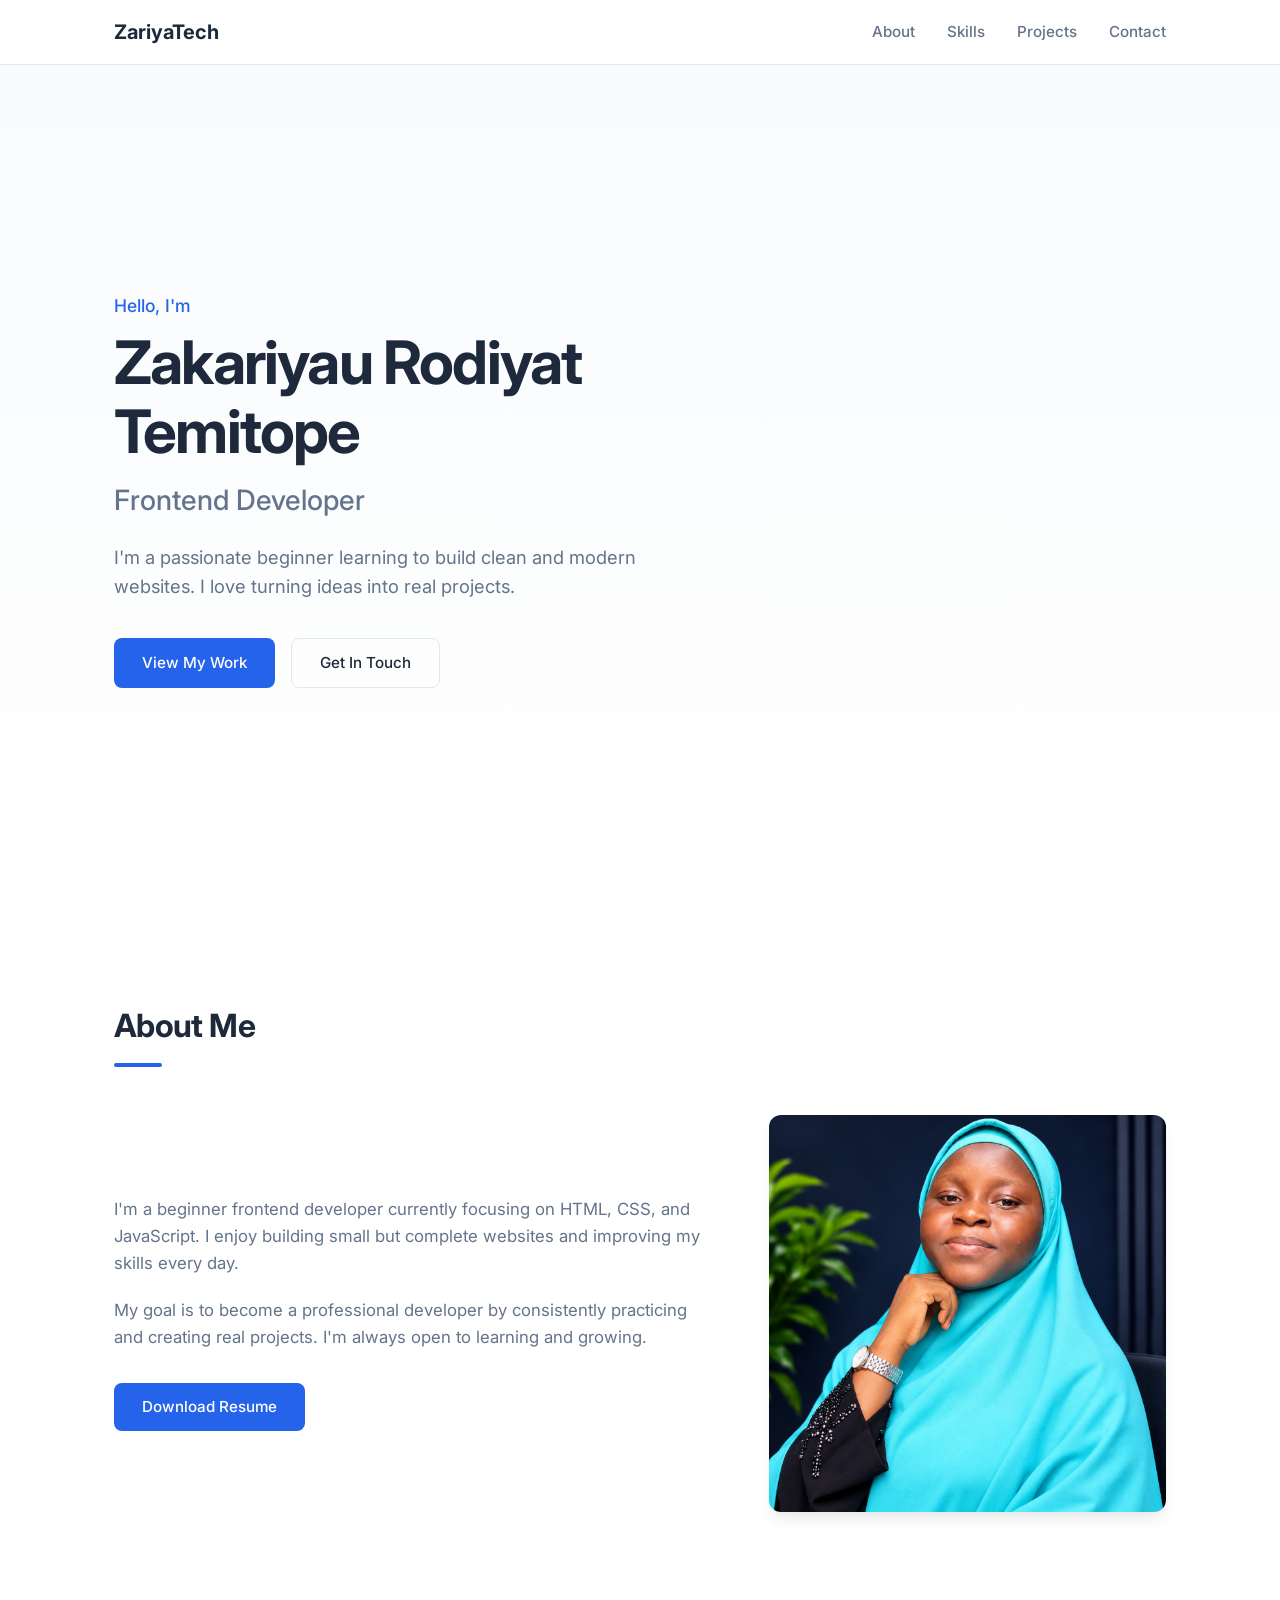
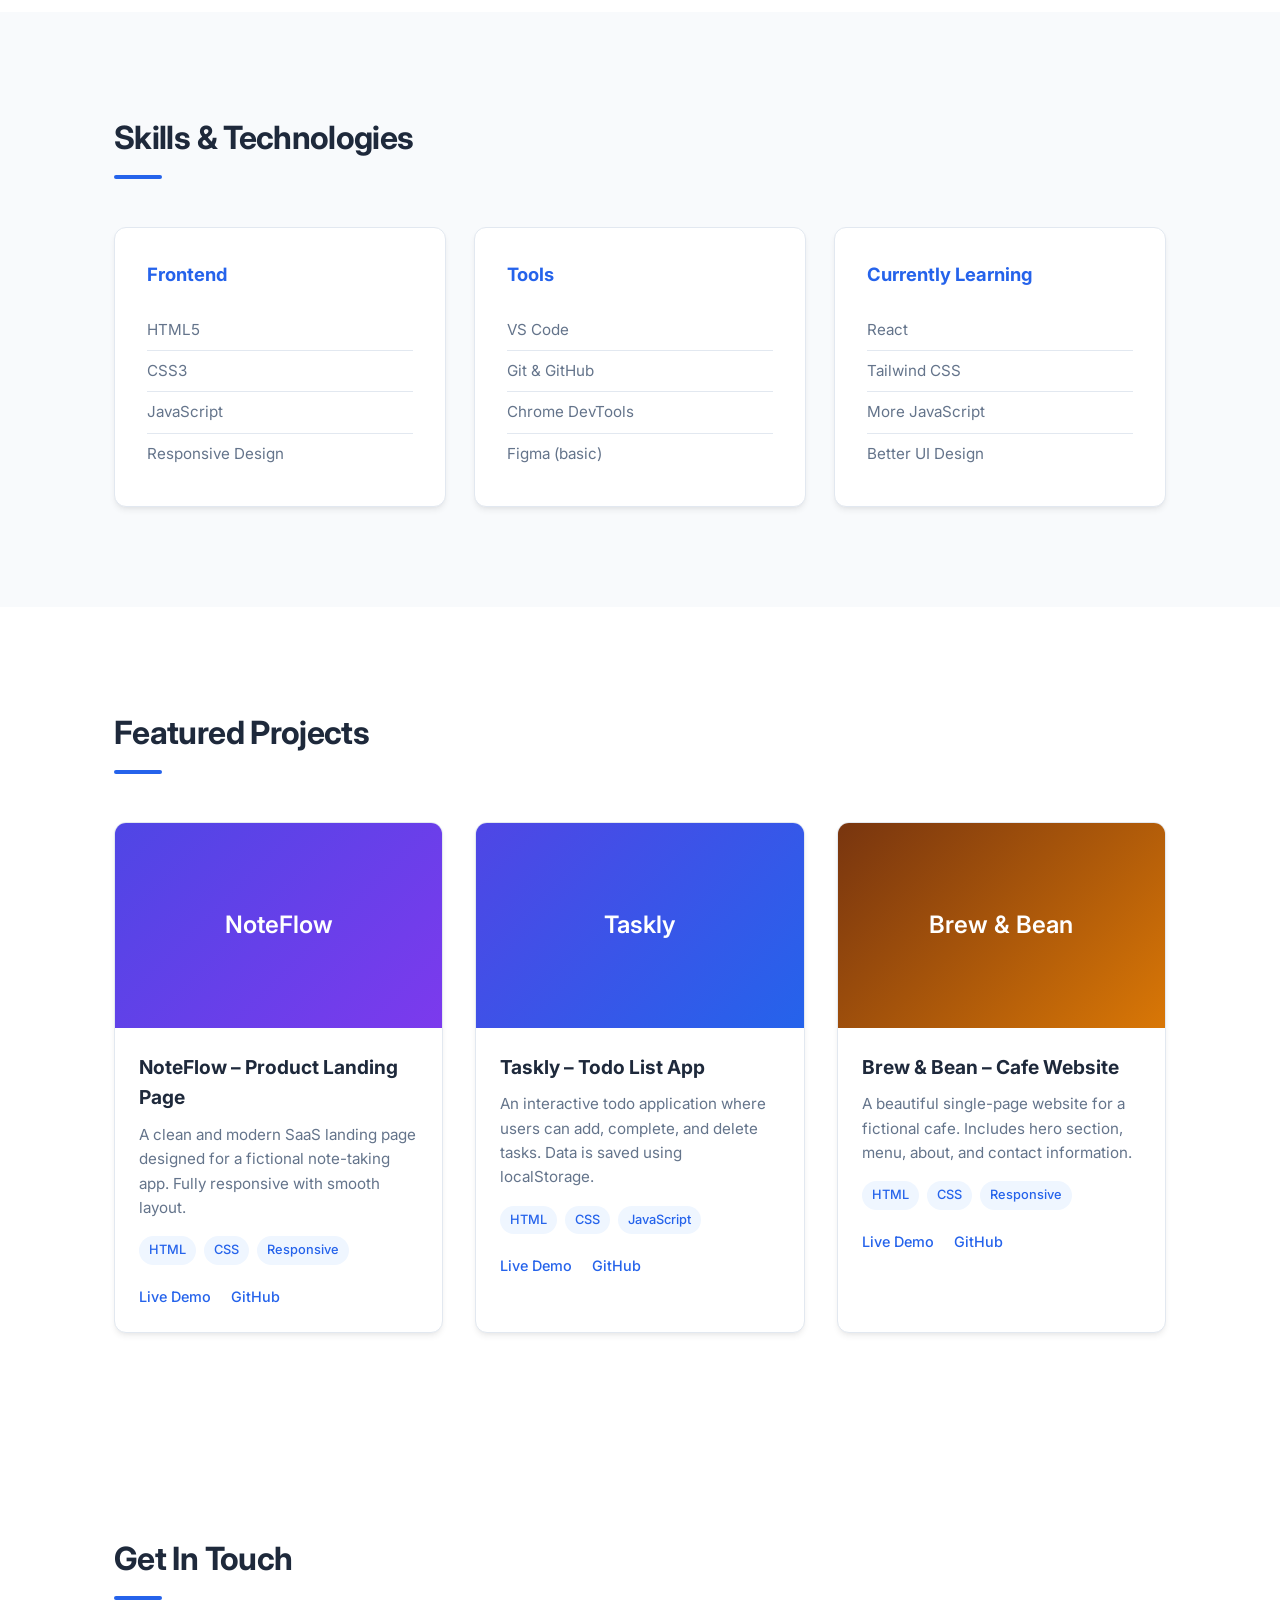
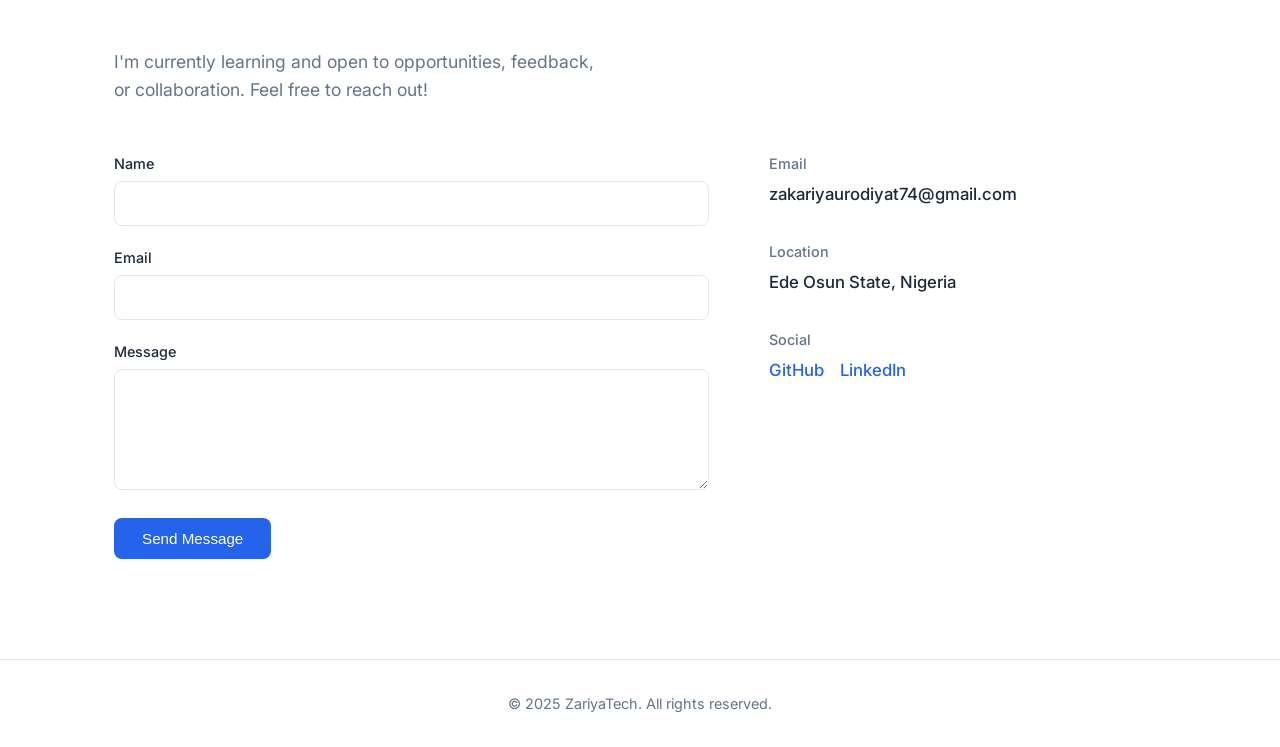
<file: index.html>
<!DOCTYPE html>
<html lang="en">
<head>
  <meta charset="UTF-8">
  <meta name="viewport" content="width=device-width, initial-scale=1.0">
  <title>ZARIYATECH | Portfolio</title>
  <link rel="stylesheet" href="styles.css">
  <link href="https://fonts.googleapis.com/css2?family=Inter:wght@300;400;500;600;700&display=swap" rel="stylesheet">
</head>
<body>

  <!-- Navigation -->
  <nav class="navbar">
    <div class="container">
      <a href="#home" class="logo">ZariyaTech</a>
      <ul class="nav-links">
        <li><a href="#about">About</a></li>
        <li><a href="#skills">Skills</a></li>
        <li><a href="#projects">Projects</a></li>
        <li><a href="#contact">Contact</a></li>
      </ul>
      <button class="menu-toggle" aria-label="Toggle menu">
        <span></span>
        <span></span>
        <span></span>
      </button>
    </div>
  </nav>

  <!-- Hero Section -->
  <section id="home" class="hero">
    <div class="container">
      <div class="hero-content">
        <p class="hero-greeting">Hello, I'm</p>
        <h1 class="hero-name">Zakariyau Rodiyat Temitope</h1>
        <h2 class="hero-title">Frontend Developer</h2>
        <p class="hero-description">
          I'm a passionate beginner learning to build clean and modern websites. 
          I love turning ideas into real projects.
        </p>
        <div class="hero-buttons">
          <a href="#projects" class="btn btn-primary">View My Work</a>
          <a href="#contact" class="btn btn-outline">Get In Touch</a>
        </div>
      </div>
    </div>
  </section>

  <!-- About Section -->
  <section id="about" class="section about">
    <div class="container">
      <h2 class="section-title">About Me</h2>
      <div class="about-content">
        <div class="about-text">
          <p>
            I'm a beginner frontend developer currently focusing on HTML, CSS, and JavaScript. 
            I enjoy building small but complete websites and improving my skills every day.
          </p>
          <p>
            My goal is to become a professional developer by consistently practicing and 
            creating real projects. I'm always open to learning and growing.
          </p>
          <a href="#" class="btn btn-primary">Download Resume</a>
        </div>
        <div class="about-image">
          <div class="image-placeholder">
            <!-- Replace with your photo -->
            <img src="Rodiyat.jpg" alt="ZARIYATECH">
          </div>
        </div>
      </div>
    </div>
  </section>

  <!-- Skills Section -->
  <section id="skills" class="section skills">
    <div class="container">
      <h2 class="section-title">Skills & Technologies</h2>
      <div class="skills-grid">
        <div class="skill-card">
          <h3>Frontend</h3>
          <ul>
            <li>HTML5</li>
            <li>CSS3</li>
            <li>JavaScript</li>
            <li>Responsive Design</li>
          </ul>
        </div>
        <div class="skill-card">
          <h3>Tools</h3>
          <ul>
            <li>VS Code</li>
            <li>Git & GitHub</li>
            <li>Chrome DevTools</li>
            <li>Figma (basic)</li>
          </ul>
        </div>
        <div class="skill-card">
          <h3>Currently Learning</h3>
          <ul>
            <li>React</li>
            <li>Tailwind CSS</li>
            <li>More JavaScript</li>
            <li>Better UI Design</li>
          </ul>
        </div>
      </div>
    </div>
  </section>

  <!-- Projects Section -->
  <section id="projects" class="section projects">
    <div class="container">
      <h2 class="section-title">Featured Projects</h2>
      <div class="projects-grid">

        <!-- Project 1: NoteFlow -->
        <article class="project-card">
          <div class="project-image">
            <div class="project-placeholder" style="background: linear-gradient(135deg, #4f46e5, #7c3aed);">
              <span>NoteFlow</span>
            </div>
          </div>
          <div class="project-content">
            <h3>NoteFlow – Product Landing Page</h3>
            <p>A clean and modern SaaS landing page designed for a fictional note-taking app. Fully responsive with smooth layout.</p>
            <div class="project-tags">
              <span>HTML</span>
              <span>CSS</span>
              <span>Responsive</span>
            </div>
            <div class="project-links">
              <a href="noteflow.html" target="_blank">Live Demo</a>
              <a href="#" target="_blank">GitHub</a>
            </div>
          </div>
        </article>

        <!-- Project 2: Taskly -->
        <article class="project-card">
          <div class="project-image">
            <div class="project-placeholder" style="background: linear-gradient(135deg, #4f46e5, #2563eb);">
              <span>Taskly</span>
            </div>
          </div>
          <div class="project-content">
            <h3>Taskly – Todo List App</h3>
            <p>An interactive todo application where users can add, complete, and delete tasks. Data is saved using localStorage.</p>
            <div class="project-tags">
              <span>HTML</span>
              <span>CSS</span>
              <span>JavaScript</span>
            </div>
            <div class="project-links">
              <a href="taskly.html" target="_blank">Live Demo</a>
              <a href="#" target="_blank">GitHub</a>
            </div>
          </div>
        </article>

        <!-- Project 3: Brew & Bean -->
        <article class="project-card">
          <div class="project-image">
            <div class="project-placeholder" style="background: linear-gradient(135deg, #78350f, #d97706);">
              <span>Brew & Bean</span>
            </div>
          </div>
          <div class="project-content">
            <h3>Brew & Bean – Cafe Website</h3>
            <p>A beautiful single-page website for a fictional cafe. Includes hero section, menu, about, and contact information.</p>
            <div class="project-tags">
              <span>HTML</span>
              <span>CSS</span>
              <span>Responsive</span>
            </div>
            <div class="project-links">
              <a href="brew-and-bean.html" target="_blank">Live Demo</a>
              <a href="#" target="_blank">GitHub</a>
            </div>
</div>
        </article>

      </div>
    </div>
  </section>

  <!-- Contact Section -->
  <section id="contact" class="section contact">
    <div class="container">
      <h2 class="section-title">Get In Touch</h2>
      <p class="contact-intro">
        I'm currently learning and open to opportunities, feedback, or collaboration. Feel free to reach out!
      </p>
      <div class="contact-content">
        <form class="contact-form" action="#" method="POST">
          <div class="form-group">
            <label for="name">Name</label>
            <input type="text" id="name" name="name" required>
          </div>
          <div class="form-group">
            <label for="email">Email</label>
            <input type="email" id="email" name="email" required>
          </div>
          <div class="form-group">
            <label for="message">Message</label>
            <textarea id="message" name="message" rows="5" required></textarea>
          </div>
          <button type="submit" class="btn btn-primary">Send Message</button>
        </form>
        <div class="contact-info">
          <div class="info-item">
            <h4>Email</h4>
            <a href="mailtozakariyaurodiyat74@gmail.com">zakariyaurodiyat74@gmail.com</a>
          </div>
          <div class="info-item">
            <h4>Location</h4>
            <p>Ede Osun State, Nigeria</p>
          </div>
          <div class="info-item">
            <h4>Social</h4>
  <div class="social-links">
    <a href="https://github.com/zakariyaurodiyat74-art" target="_blank">GitHub</a>
    <a href="https://www.linkedin.com/in/zakariyau-rodiyat-90756b420" target="_blank">LinkedIn</a>
  </div>
          </div>
        </div>
      </div>
    </div>
  </section>

  <!-- Footer -->
  <footer class="footer">
    <div class="container">
      <p>© 2025 ZariyaTech. All rights reserved.</p>
    </div>
  </footer>

  <script>
    const menuToggle = document.querySelector('.menu-toggle');
    const navLinks = document.querySelector('.nav-links');

    menuToggle.addEventListener('click', () => {
      navLinks.classList.toggle('active');
      menuToggle.classList.toggle('active');
    });

    document.querySelectorAll('.nav-links a').forEach(link => {
      link.addEventListener('click', () => {
        navLinks.classList.remove('active');
        menuToggle.classList.remove('active');
      });
    });
  </script>
</body>
</html>
</file>
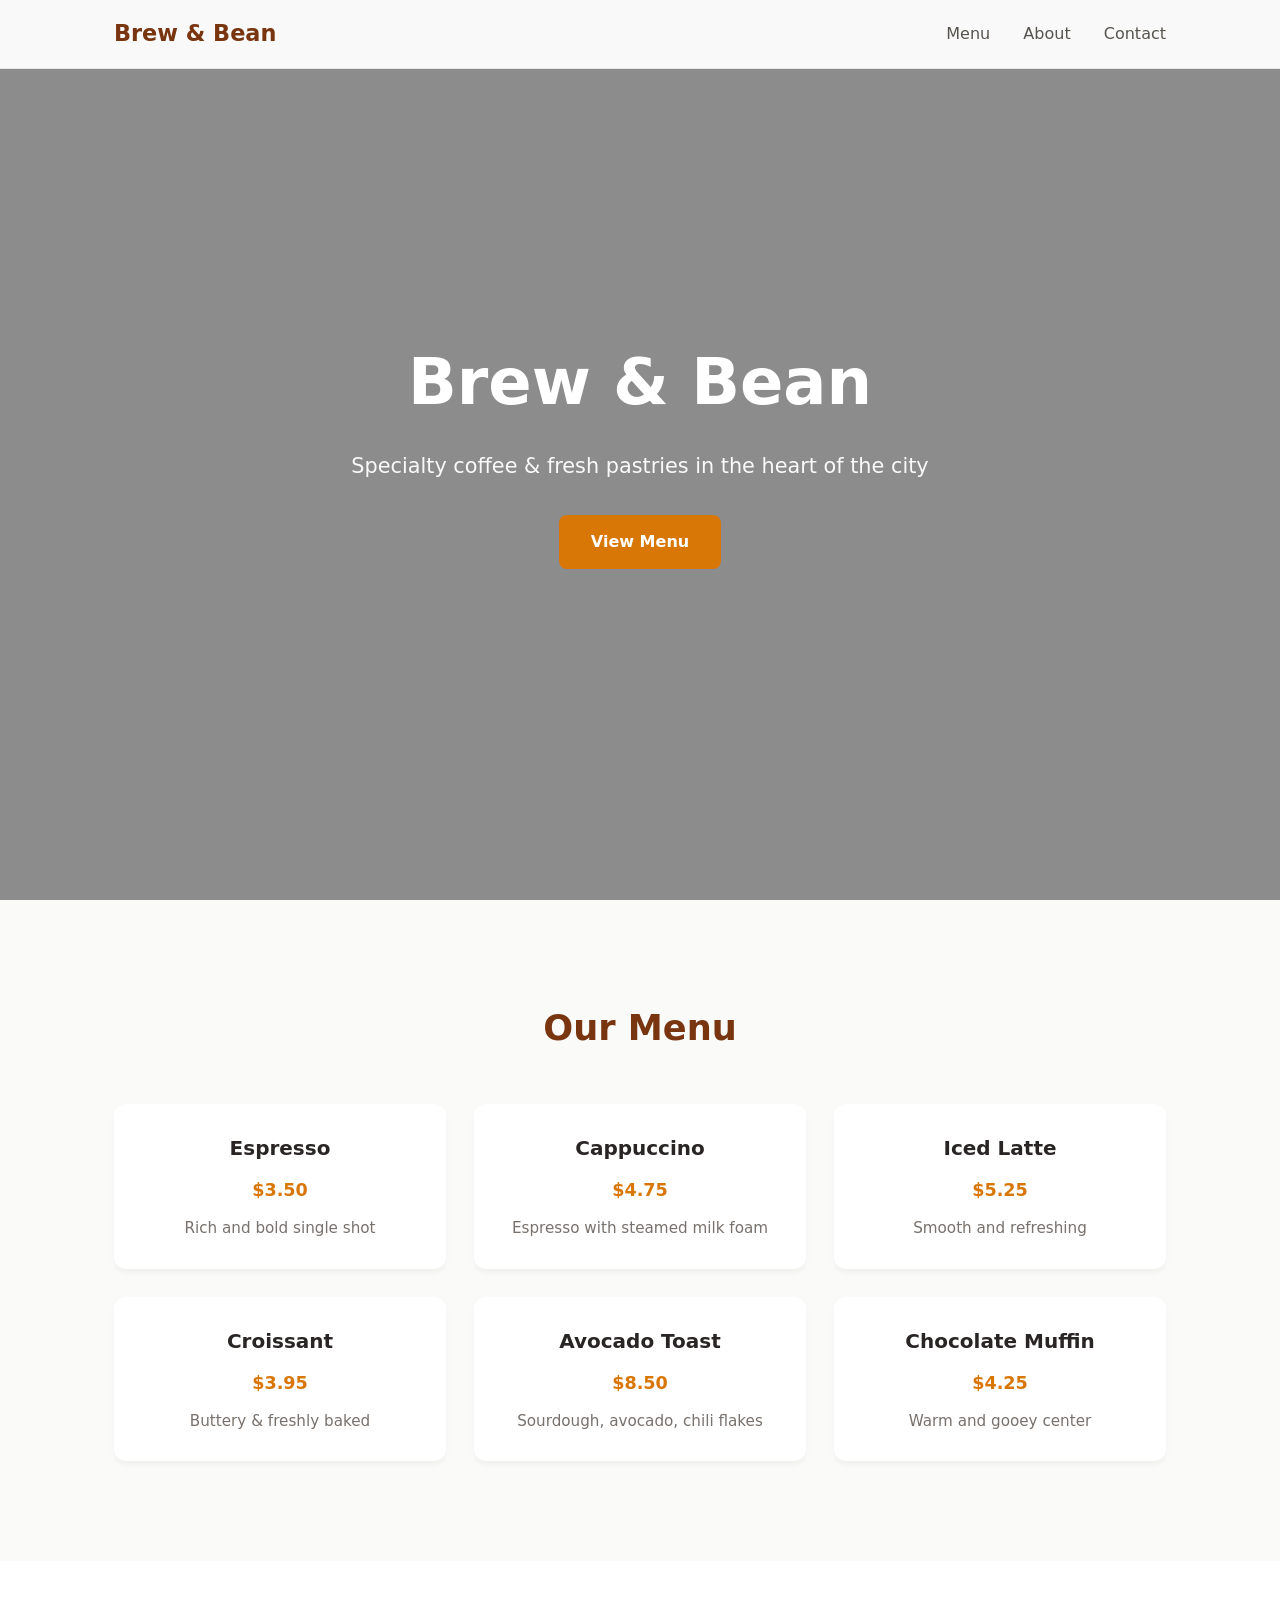
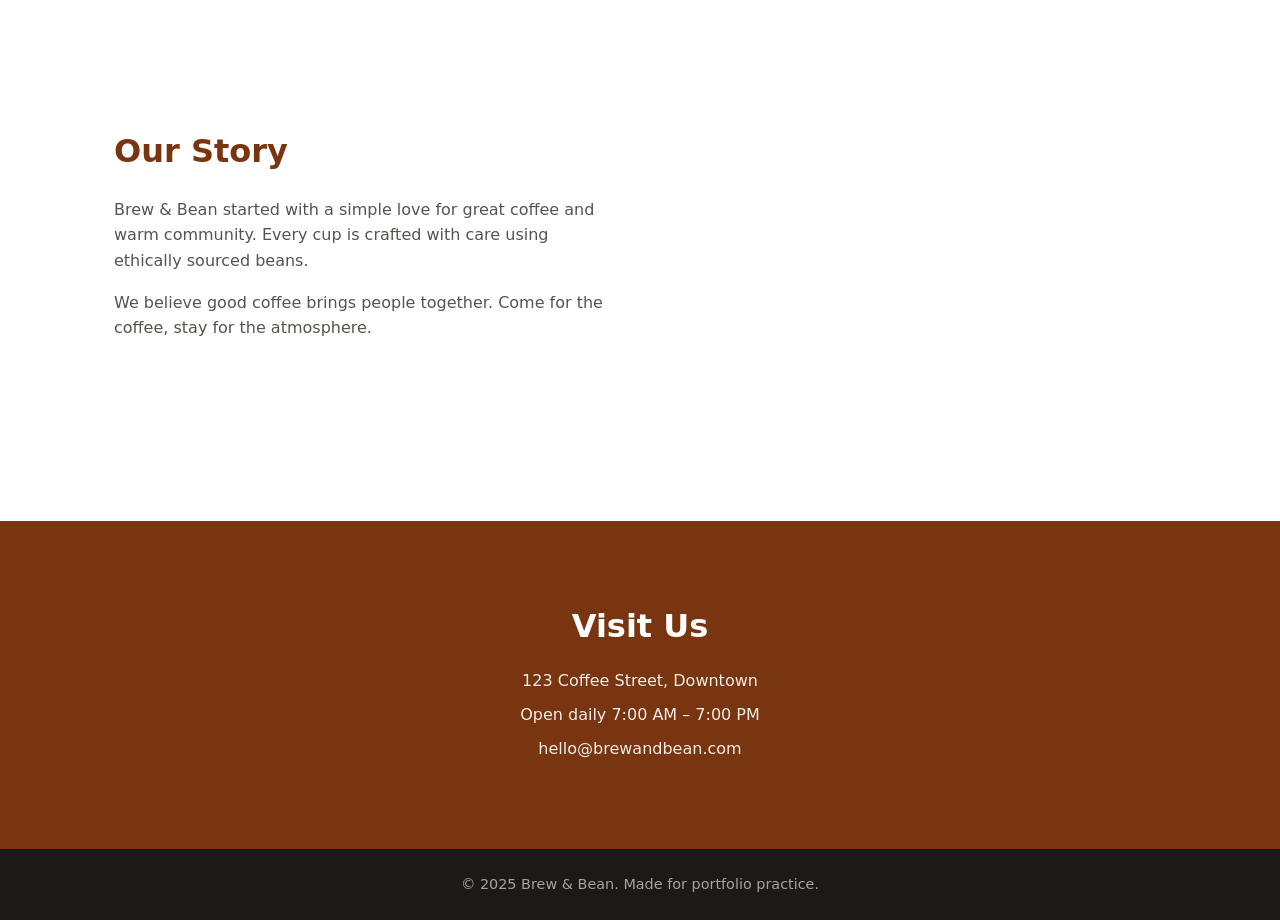
<file: brew-and-bean.html>
<!DOCTYPE html>
<html lang="en">
<head>
  <meta charset="UTF-8">
  <meta name="viewport" content="width=device-width, initial-scale=1.0">
  <title>Brew & Bean Café</title>
  <style>
    * { margin: 0; padding: 0; box-sizing: border-box; }
    body { font-family: 'Segoe UI', system-ui, sans-serif; color: #292524; line-height: 1.6; }
    .container { max-width: 1100px; margin: 0 auto; padding: 0 24px; }

    /* Navbar */
    nav {
      position: fixed; top: 0; left: 0; right: 0;
      background: rgba(255,255,255,0.95);
      backdrop-filter: blur(8px);
      padding: 16px 0;
      z-index: 100;
      border-bottom: 1px solid #e7e5e4;
    }
    nav .container { display: flex; justify-content: space-between; align-items: center; }
    .logo { font-weight: 700; font-size: 1.4rem; color: #78350f; }
    .nav-links a { margin-left: 28px; text-decoration: none; color: #57534e; font-weight: 500; }
    .nav-links a:hover { color: #78350f; }

    /* Hero */
    .hero {
      height: 100vh;
      background: linear-gradient(rgba(0,0,0,0.45), rgba(0,0,0,0.45)),
                  url('https://images.unsplash.com/photo-1495474472287-4d71bcdd2085?w=1200') center/cover;
      display: flex; align-items: center; justify-content: center; text-align: center; color: white;
    }
    .hero h1 { font-size: clamp(2.8rem, 6vw, 4rem); margin-bottom: 16px; font-weight: 800; }
    .hero p { font-size: 1.3rem; margin-bottom: 32px; opacity: 0.95; }
    .btn {
      display: inline-block; padding: 14px 32px; background: #d97706; color: white;
      text-decoration: none; border-radius: 8px; font-weight: 600; transition: 0.2s;
    }
    .btn:hover { background: #b45309; }

    /* Menu */
    .menu { padding: 100px 0; background: #fafaf9; }
    .section-title { text-align: center; font-size: 2.2rem; margin-bottom: 48px; color: #78350f; }
    .menu-grid { display: grid; grid-template-columns: repeat(auto-fit, minmax(260px, 1fr)); gap: 28px; }
    .menu-item {
      background: white; padding: 28px; border-radius: 12px;
      box-shadow: 0 4px 6px -1px rgb(0 0 0 / 0.05); text-align: center;
    }
    .menu-item h3 { margin-bottom: 8px; font-size: 1.25rem; }
    .menu-item .price { color: #d97706; font-weight: 700; font-size: 1.1rem; margin: 12px 0; }
    .menu-item p { color: #78716c; font-size: 0.95rem; }

    /* About */
    .about { padding: 100px 0; }
    .about-content { display: grid; grid-template-columns: 1fr 1fr; gap: 60px; align-items: center; }
    .about-text h2 { font-size: 2rem; margin-bottom: 20px; color: #78350f; }
    .about-text p { color: #57534e; margin-bottom: 16px; }
    .about-image {
      height: 360px; border-radius: 16px;
      background: url('https://images.unsplash.com/photo-1501339847302-ac426a4a7cbb?w=800') center/cover;
    }

    /* Contact */
    .contact { padding: 80px 0; background: #78350f; color: white; text-align: center; }
    .contact h2 { font-size: 2rem; margin-bottom: 16px; }
    .contact p { opacity: 0.9; margin-bottom: 8px; }

    footer { padding: 24px 0; text-align: center; background: #1c1917; color: #a8a29e; font-size: 0.9rem; }

    @media (max-width: 768px) {
      .about-content { grid-template-columns: 1fr; }
      .nav-links { display: none; }
    }
  </style>
</head>
<body>
  <nav>
    <div class="container">
      <div class="logo">Brew & Bean</div>
      <div class="nav-links">
        <a href="#menu">Menu</a>
        <a href="#about">About</a>
        <a href="#contact">Contact</a>
      </div>
    </div>
  </nav>

  <section class="hero">
    <div>
      <h1>Brew & Bean</h1>
      <p>Specialty coffee & fresh pastries in the heart of the city</p>
      <a href="#menu" class="btn">View Menu</a>
    </div>
  </section>

  <section class="menu" id="menu">
    <div class="container">
      <h2 class="section-title">Our Menu</h2>
      <div class="menu-grid">
        <div class="menu-item">
          <h3>Espresso</h3>
          <div class="price">$3.50</div>
          <p>Rich and bold single shot</p>
        </div>
        <div class="menu-item">
          <h3>Cappuccino</h3>
          <div class="price">$4.75</div>
          <p>Espresso with steamed milk foam</p>
        </div>
        <div class="menu-item">
          <h3>Iced Latte</h3>
          <div class="price">$5.25</div>
          <p>Smooth and refreshing</p>
        </div>
        <div class="menu-item">
          <h3>Croissant</h3>
          <div class="price">$3.95</div>
          <p>Buttery & freshly baked</p>
        </div>
        <div class="menu-item">
          <h3>Avocado Toast</h3>
          <div class="price">$8.50</div>
          <p>Sourdough, avocado, chili flakes</p>
        </div>
        <div class="menu-item">
          <h3>Chocolate Muffin</h3>
          <div class="price">$4.25</div>
          <p>Warm and gooey center</p>
        </div>
      </div>
    </div>
  </section>

  <section class="about" id="about">
    <div class="container">
      <div class="about-content">
        <div class="about-text">
          <h2>Our Story</h2>
          <p>Brew & Bean started with a simple love for great coffee and warm community. Every cup is crafted with care using ethically sourced beans.</p>
          <p>We believe good coffee brings people together. Come for the coffee, stay for the atmosphere.</p>
        </div>
        <div class="about-image"></div>
      </div>
    </div>
  </section>

  <section class="contact" id="contact">
    <div class="container">
      <h2>Visit Us</h2>
      <p>123 Coffee Street, Downtown</p>
      <p>Open daily 7:00 AM – 7:00 PM</p>
      <p>hello@brewandbean.com</p>
    </div>
  </section>

  <footer>
    <div class="container">© 2025 Brew & Bean. Made for portfolio practice.</div>
  </footer>
</body>
</html>
</file>
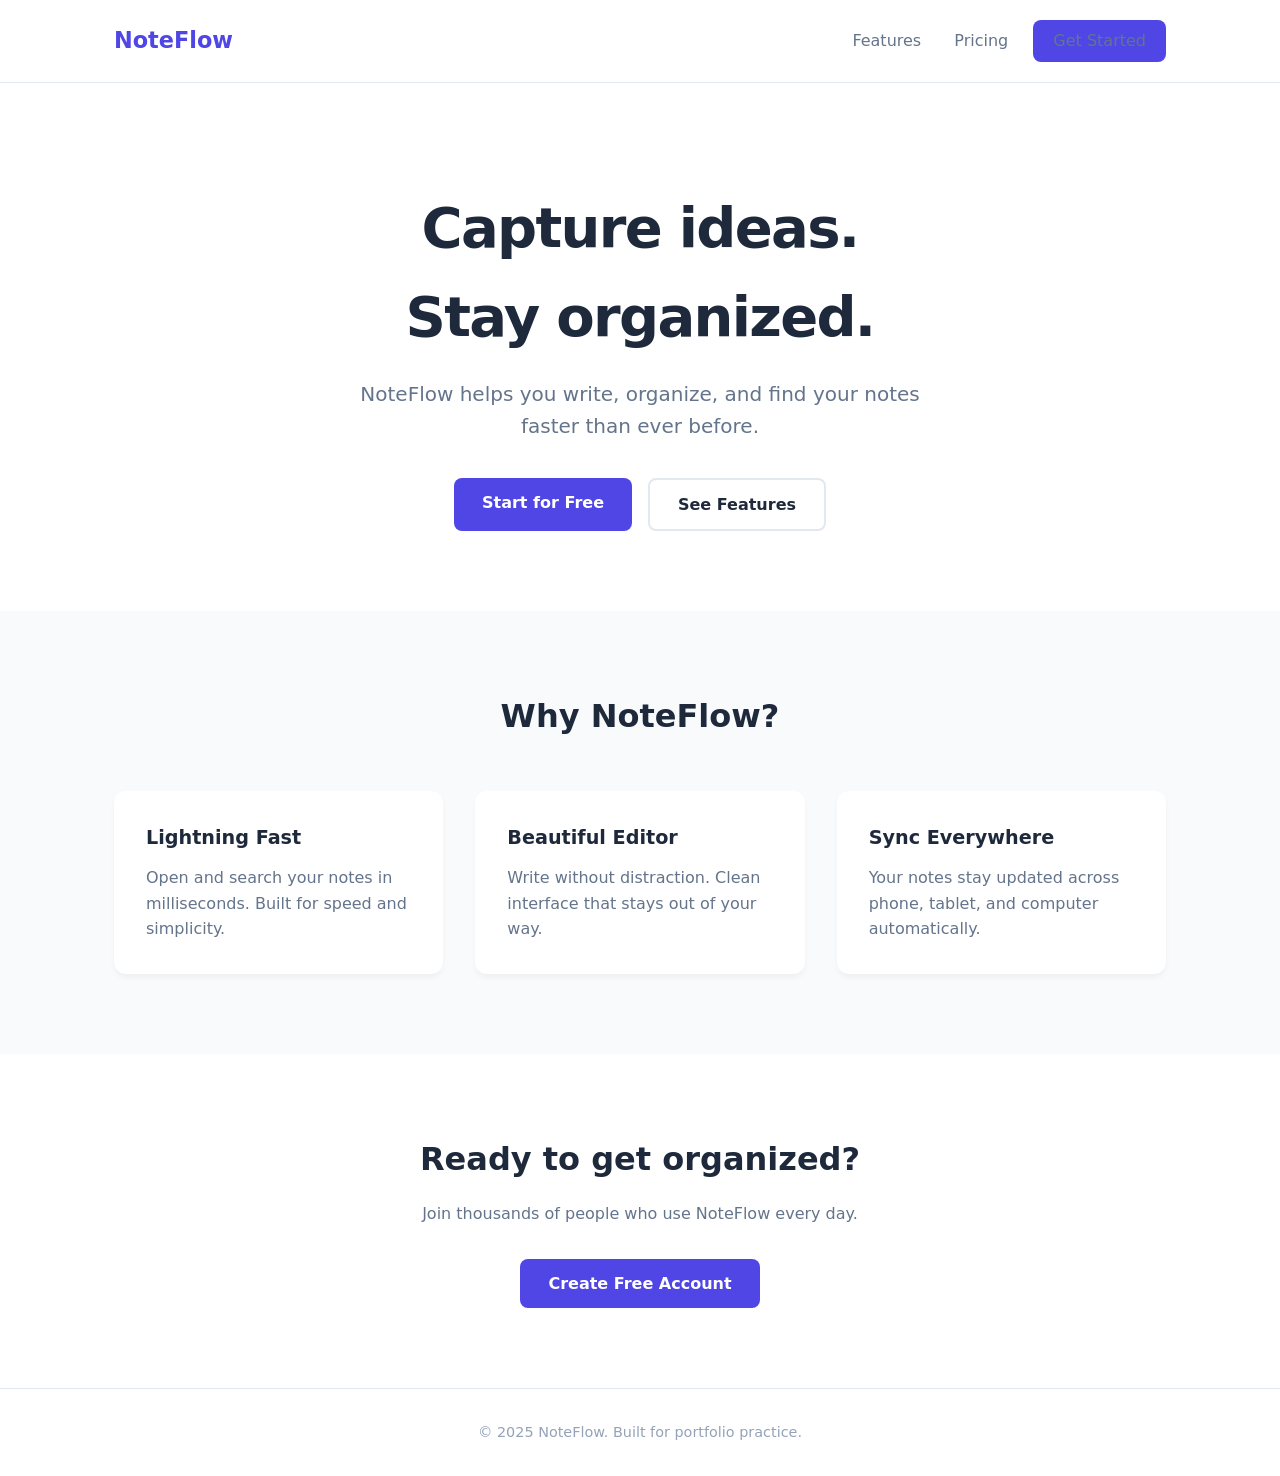
<file: noteflow.html>
<!DOCTYPE html>
<html lang="en">
<head>
  <meta charset="UTF-8">
  <meta name="viewport" content="width=device-width, initial-scale=1.0">
  <title>NoteFlow – Capture Your Ideas</title>
  <style>
    * { margin: 0; padding: 0; box-sizing: border-box; }
    body { font-family: 'Segoe UI', system-ui, sans-serif; color: #1e293b; line-height: 1.6; }
    .container { max-width: 1100px; margin: 0 auto; padding: 0 24px; }

    /* Navbar */
    nav { padding: 20px 0; border-bottom: 1px solid #e2e8f0; }
    nav .container { display: flex; justify-content: space-between; align-items: center; }
    .logo { font-weight: 700; font-size: 1.4rem; color: #4f46e5; }
    .nav-links a { margin-left: 28px; text-decoration: none; color: #64748b; font-weight: 500; }
    .nav-links a:hover { color: #4f46e5; }
    .btn { display: inline-block; padding: 12px 28px; border-radius: 8px; font-weight: 600; text-decoration: none; transition: 0.2s; }
    .btn-primary { background: #4f46e5; color: white; }
    .btn-primary:hover { background: #4338ca; }
    .btn-outline { border: 2px solid #e2e8f0; color: #1e293b; }
    .btn-outline:hover { border-color: #4f46e5; color: #4f46e5; }

    /* Hero */
    .hero { padding: 100px 0 80px; text-align: center; }
    .hero h1 { font-size: clamp(2.4rem, 5vw, 3.5rem); font-weight: 800; margin-bottom: 16px; letter-spacing: -0.03em; }
    .hero p { font-size: 1.25rem; color: #64748b; max-width: 560px; margin: 0 auto 36px; }
    .hero-buttons { display: flex; gap: 16px; justify-content: center; flex-wrap: wrap; }

    /* Features */
    .features { padding: 80px 0; background: #f8fafc; }
    .section-title { text-align: center; font-size: 2rem; margin-bottom: 48px; }
    .features-grid { display: grid; grid-template-columns: repeat(auto-fit, minmax(280px, 1fr)); gap: 32px; }
    .feature-card { background: white; padding: 32px; border-radius: 12px; box-shadow: 0 4px 6px -1px rgb(0 0 0 / 0.05); }
    .feature-card h3 { margin-bottom: 12px; font-size: 1.2rem; }
    .feature-card p { color: #64748b; }

    /* CTA */
    .cta { padding: 80px 0; text-align: center; }
    .cta h2 { font-size: 2rem; margin-bottom: 16px; }
    .cta p { color: #64748b; margin-bottom: 32px; }

    footer { padding: 32px 0; text-align: center; color: #94a3b8; font-size: 0.9rem; border-top: 1px solid #e2e8f0; }
  </style>
</head>
<body>
  <nav>
    <div class="container">
      <div class="logo">NoteFlow</div>
      <div class="nav-links">
        <a href="#features">Features</a>
        <a href="#cta">Pricing</a>
        <a href="#" class="btn btn-primary" style="padding: 8px 20px; margin-left: 20px;">Get Started</a>
      </div>
    </div>
  </nav>

  <section class="hero">
    <div class="container">
      <h1>Capture ideas.<br>Stay organized.</h1>
      <p>NoteFlow helps you write, organize, and find your notes faster than ever before.</p>
      <div class="hero-buttons">
        <a href="#" class="btn btn-primary">Start for Free</a>
        <a href="#features" class="btn btn-outline">See Features</a>
      </div>
    </div>
  </section>

  <section class="features" id="features">
    <div class="container">
      <h2 class="section-title">Why NoteFlow?</h2>
      <div class="features-grid">
        <div class="feature-card">
          <h3>Lightning Fast</h3>
          <p>Open and search your notes in milliseconds. Built for speed and simplicity.</p>
        </div>
        <div class="feature-card">
          <h3>Beautiful Editor</h3>
          <p>Write without distraction. Clean interface that stays out of your way.</p>
        </div>
        <div class="feature-card">
          <h3>Sync Everywhere</h3>
          <p>Your notes stay updated across phone, tablet, and computer automatically.</p>
        </div>
      </div>
    </div>
  </section>

  <section class="cta" id="cta">
    <div class="container">
      <h2>Ready to get organized?</h2>
      <p>Join thousands of people who use NoteFlow every day.</p>
      <a href="#" class="btn btn-primary">Create Free Account</a>
    </div>
  </section>

  <footer>
    <div class="container">© 2025 NoteFlow. Built for portfolio practice.</div>
  </footer>
</body>
</html>
</file>
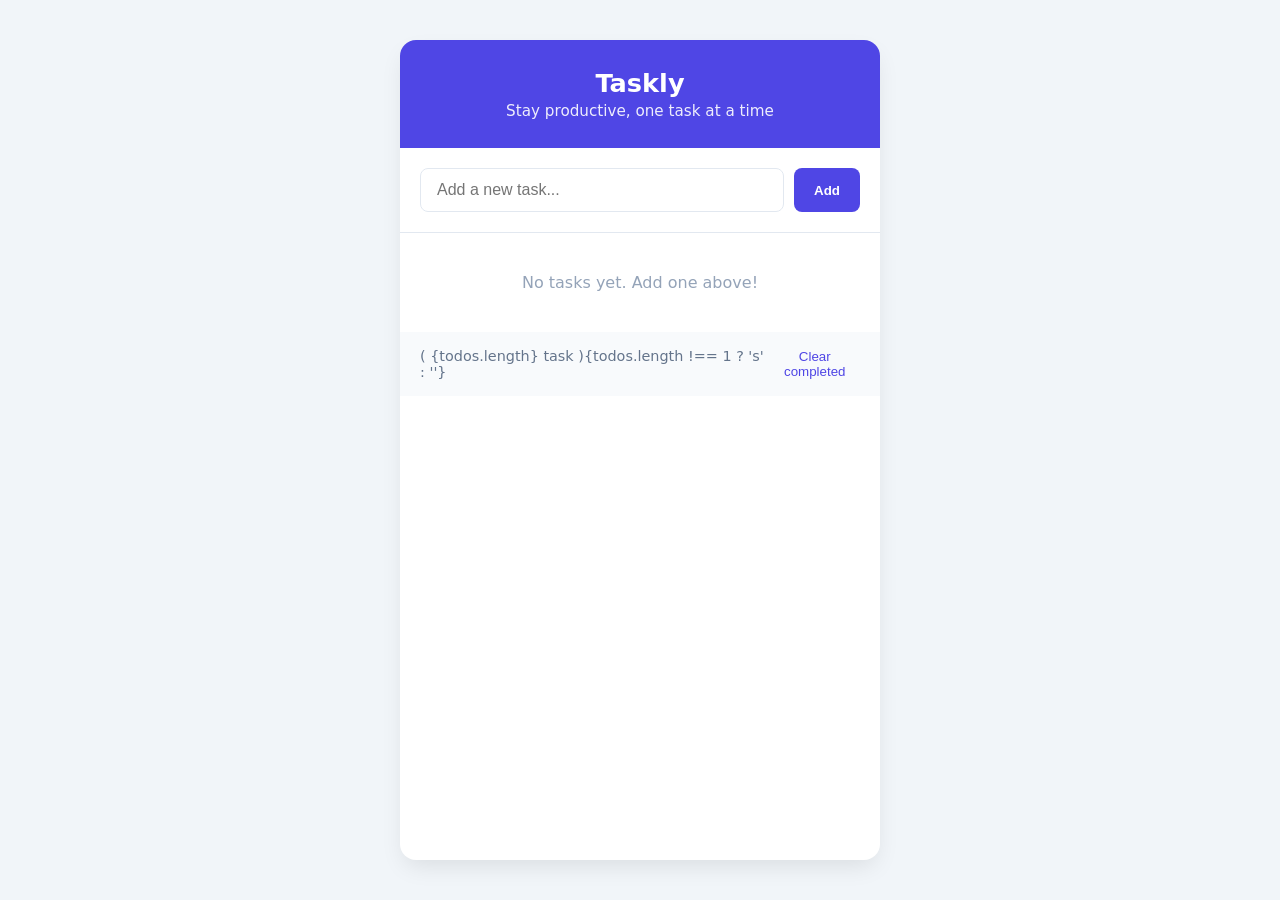
<file: taskly.html>
<!DOCTYPE html>
<html lang="en">
<head>
  <meta charset="UTF-8">
  <meta name="viewport" content="width=device-width, initial-scale=1.0">
  <title>Taskly – Simple Todo App</title>
  <style>
    * { margin: 0; padding: 0; box-sizing: border-box; }
    body {
      font-family: 'Segoe UI', system-ui, sans-serif;
      background: #f1f5f9;
      min-height: 100vh;
      display: flex;
      justify-content: center;
      padding: 40px 20px;
    }
    .app {
      background: white;
      width: 100%;
      max-width: 480px;
      border-radius: 16px;
      box-shadow: 0 10px 25px -5px rgb(0 0 0 / 0.1);
      overflow: hidden;
    }
    .header {
      background: #4f46e5;
      color: white;
      padding: 28px 24px;
      text-align: center;
    }
    .header h1 { font-size: 1.6rem; margin-bottom: 4px; }
    .header p { opacity: 0.9; font-size: 0.95rem; }

    .input-area {
      display: flex;
      padding: 20px;
      gap: 10px;
      border-bottom: 1px solid #e2e8f0;
    }
    .input-area input {
      flex: 1;
      padding: 12px 16px;
      border: 1.5px solid #e2e8f0;
      border-radius: 8px;
      font-size: 1rem;
      outline: none;
    }
    .input-area input:focus { border-color: #4f46e5; }
    .input-area button {
      background: #4f46e5;
      color: white;
      border: none;
      padding: 0 20px;
      border-radius: 8px;
      font-weight: 600;
      cursor: pointer;
    }
    .input-area button:hover { background: #4338ca; }

    .todo-list { list-style: none; max-height: 400px; overflow-y: auto; }
    .todo-item {
      display: flex;
      align-items: center;
      padding: 16px 20px;
      border-bottom: 1px solid #f1f5f9;
      gap: 12px;
    }
    .todo-item.completed span { text-decoration: line-through; color: #94a3b8; }
    .todo-item input[type="checkbox"] { width: 18px; height: 18px; cursor: pointer; }
    .todo-item span { flex: 1; font-size: 1rem; }
    .delete-btn {
      background: none;
      border: none;
      color: #ef4444;
      font-size: 1.1rem;
      cursor: pointer;
      opacity: 0.7;
    }
    .delete-btn:hover { opacity: 1; }

    .empty { text-align: center; padding: 40px 20px; color: #94a3b8; }
    .stats {
      padding: 16px 20px;
      background: #f8fafc;
      font-size: 0.9rem;
      color: #64748b;
      display: flex;
      justify-content: space-between;
    }
  </style>
</head>
<body>
  <div class="app">
    <div class="header">
      <h1>Taskly</h1>
      <p>Stay productive, one task at a time</p>
    </div>

    <div class="input-area">
      <input type="text" id="todoInput" placeholder="Add a new task..." autocomplete="off">
      <button onclick="addTodo()">Add</button>
    </div>

    <ul class="todo-list" id="todoList"></ul>
    <div class="stats">
      <span id="count">0 tasks</span>
      <button onclick="clearCompleted()" style="background:none;border:none;color:#4f46e5;cursor:pointer;font-weight:500;">Clear completed</button>
    </div>
  </div>

  <script>
    let todos = JSON.parse(localStorage.getItem('todos')) || [];

    function saveTodos() {
      localStorage.setItem('todos', JSON.stringify(todos));
      render();
    }

    function addTodo() {
      const input = document.getElementById('todoInput');
      const text = input.value.trim();
      if (!text) return;
      todos.push({ id: Date.now(), text, completed: false });
      input.value = '';
      saveTodos();
    }

    function toggleTodo(id) {
      todos = todos.map(t => t.id === id ? {...t, completed: !t.completed} : t);
      saveTodos();
    }

    function deleteTodo(id) {
      todos = todos.filter(t => t.id !== id);
      saveTodos();
    }

    function clearCompleted() {
      todos = todos.filter(t => !t.completed);
      saveTodos();
    }

    function render() {
      const list = document.getElementById('todoList');
      const count = document.getElementById('count');

      if (todos.length === 0) {
        list.innerHTML = '<div class="empty">No tasks yet. Add one above!</div>';
      } else {
        list.innerHTML = todos.map(t => `
          <li class="todo-item ${t.completed ? 'completed' : ''}">
            <input type="checkbox" \( {t.completed ? 'checked' : ''} onchange="toggleTodo( \){t.id})">
            <span>${t.text}</span>
            <button class="delete-btn" onclick="deleteTodo(${t.id})">×</button>
          </li>
        `).join('');
      }
      count.textContent = `\( {todos.length} task \){todos.length !== 1 ? 's' : ''}`;
    }

    document.getElementById('todoInput').addEventListener('keypress', e => {
      if (e.key === 'Enter') addTodo();
    });

    render();
  </script>
</body>
</html>
</file>
<file: styles.css>
/* ===== CSS Variables ===== */
:root {
  --primary: #2563eb;
  --primary-dark: #1d4ed8;
  --text: #1e293b;
  --text-light: #64748b;
  --bg: #ffffff;
  --bg-alt: #f8fafc;
  --border: #e2e8f0;
  --radius: 12px;
  --shadow: 0 4px 6px -1px rgb(0 0 0 / 0.07), 0 2px 4px -2px rgb(0 0 0 / 0.05);
  --shadow-lg: 0 10px 15px -3px rgb(0 0 0 / 0.08), 0 4px 6px -4px rgb(0 0 0 / 0.05);
  --transition: 0.25s ease;
}

/* ===== Reset & Base ===== */
*, *::before, *::after {
  margin: 0;
  padding: 0;
  box-sizing: border-box;
}

html {
  scroll-behavior: smooth;
}

body {
  font-family: 'Inter', -apple-system, BlinkMacSystemFont, 'Segoe UI', Roboto, sans-serif;
  color: var(--text);
  background: var(--bg);
  line-height: 1.6;
  -webkit-font-smoothing: antialiased;
}

img {
  max-width: 100%;
  display: block;
}

a {
  text-decoration: none;
  color: inherit;
}

ul {
  list-style: none;
}

.container {
  width: 100%;
  max-width: 1100px;
  margin: 0 auto;
  padding: 0 24px;
}

/* ===== Buttons ===== */
.btn {
  display: inline-flex;
  align-items: center;
  justify-content: center;
  padding: 12px 28px;
  border-radius: 8px;
  font-weight: 500;
  font-size: 0.95rem;
  transition: all var(--transition);
  cursor: pointer;
  border: none;
}

.btn-primary {
  background: var(--primary);
  color: white;
}

.btn-primary:hover {
  background: var(--primary-dark);
  transform: translateY(-1px);
}

.btn-outline {
  background: transparent;
  border: 1.5px solid var(--border);
  color: var(--text);
}

.btn-outline:hover {
  border-color: var(--primary);
  color: var(--primary);
}

/* ===== Navigation ===== */
.navbar {
  position: fixed;
  top: 0;
  left: 0;
  right: 0;
  background: rgba(255, 255, 255, 0.9);
  backdrop-filter: blur(12px);
  border-bottom: 1px solid var(--border);
  z-index: 1000;
  padding: 16px 0;
}

.navbar .container {
  display: flex;
  align-items: center;
  justify-content: space-between;
}

.logo {
  font-weight: 700;
  font-size: 1.25rem;
  color: var(--text);
}

.nav-links {
  display: flex;
  gap: 32px;
}

.nav-links a {
  font-size: 0.95rem;
  font-weight: 500;
  color: var(--text-light);
  transition: color var(--transition);
}

.nav-links a:hover {
  color: var(--primary);
}

.menu-toggle {
  display: none;
  flex-direction: column;
  gap: 5px;
  background: none;
  border: none;
  cursor: pointer;
  padding: 4px;
}

.menu-toggle span {
  width: 22px;
  height: 2px;
  background: var(--text);
  transition: all var(--transition);
}

/* ===== Hero ===== */
.hero {
  min-height: 100vh;
  display: flex;
  align-items: center;
  padding-top: 80px;
  background: linear-gradient(180deg, #f8fafc 0%, #ffffff 100%);
}

.hero-content {
  max-width: 700px;
}

.hero-greeting {
  color: var(--primary);
  font-weight: 500;
  margin-bottom: 8px;
  font-size: 1.1rem;
}

.hero-name {
  font-size: clamp(2.5rem, 6vw, 3.75rem);
  font-weight: 700;
  line-height: 1.15;
  margin-bottom: 12px;
  letter-spacing: -0.03em;
}

.hero-title {
  font-size: clamp(1.25rem, 3vw, 1.75rem);
  font-weight: 500;
  color: var(--text-light);
  margin-bottom: 20px;
}

.hero-description {
  font-size: 1.15rem;
  color: var(--text-light);
  max-width: 540px;
  margin-bottom: 36px;
}

.hero-buttons {
  display: flex;
  gap: 16px;
  flex-wrap: wrap;
}

/* ===== Sections ===== */
.section {
  padding: 100px 0;
}

.section-title {
  font-size: 2rem;
  font-weight: 700;
  margin-bottom: 48px;
  letter-spacing: -0.02em;
  position: relative;
}

.section-title::after {
  content: '';
  display: block;
  width: 48px;
  height: 4px;
  background: var(--primary);
  margin-top: 12px;
  border-radius: 2px;
}

/* ===== About ===== */
.about-content {
  display: grid;
  grid-template-columns: 1.2fr 0.8fr;
  gap: 60px;
  align-items: center;
}

.about-text p {
  color: var(--text-light);
  margin-bottom: 20px;
  font-size: 1.05rem;
}

.about-text .btn {
  margin-top: 12px;
}

.image-placeholder {
  border-radius: var(--radius);
  overflow: hidden;
  box-shadow: var(--shadow-lg);
  aspect-ratio: 1 / 1;
  background: var(--bg-alt);
}

.image-placeholder img {
  width: 100%;
  height: 100%;
  object-fit: cover;
}

/* ===== Skills ===== */
.skills {
  background: var(--bg-alt);
}

.skills-grid {
  display: grid;
  grid-template-columns: repeat(3, 1fr);
  gap: 28px;
}

.skill-card {
  background: white;
  padding: 32px;
  border-radius: var(--radius);
  box-shadow: var(--shadow);
  border: 1px solid var(--border);
  transition: transform var(--transition), box-shadow var(--transition);
}

.skill-card:hover {
  transform: translateY(-4px);
  box-shadow: var(--shadow-lg);
}

.skill-card h3 {
  font-size: 1.15rem;
  margin-bottom: 20px;
  color: var(--primary);
}

.skill-card ul li {
  padding: 8px 0;
  color: var(--text-light);
  border-bottom: 1px solid var(--border);
  font-size: 0.95rem;
}

.skill-card ul li:last-child {
  border-bottom: none;
}

/* ===== Projects ===== */
.projects-grid {
  display: grid;
  grid-template-columns: repeat(auto-fill, minmax(320px, 1fr));
  gap: 32px;
}

.project-card {
  background: white;
  border-radius: var(--radius);
  overflow: hidden;
  border: 1px solid var(--border);
  box-shadow: var(--shadow);
  transition: transform var(--transition), box-shadow var(--transition);
}

.project-card:hover {
  transform: translateY(-6px);
  box-shadow: var(--shadow-lg);
}

.project-image {
  aspect-ratio: 16 / 10;
  background: var(--bg-alt);
  overflow: hidden;
}

.project-placeholder {
  width: 100%;
  height: 100%;
  display: flex;
  align-items: center;
  justify-content: center;
  color: white;
  font-size: 1.5rem;
  font-weight: 600;
}

.project-content {
  padding: 24px;
}

.project-content h3 {
  font-size: 1.2rem;
  margin-bottom: 10px;
}

.project-content p {
  color: var(--text-light);
  font-size: 0.95rem;
  margin-bottom: 16px;
}

.project-tags {
  display: flex;
  flex-wrap: wrap;
  gap: 8px;
  margin-bottom: 20px;
}

.project-tags span {
  background: #eff6ff;
  color: var(--primary);
  font-size: 0.8rem;
  font-weight: 500;
  padding: 4px 10px;
  border-radius: 20px;
}

.project-links {
  display: flex;
  gap: 20px;
}

.project-links a {
  font-size: 0.9rem;
  font-weight: 500;
  color: var(--primary);
}

.project-links a:hover {
  text-decoration: underline;
}

/* ===== Contact ===== */
.contact-intro {
  color: var(--text-light);
  font-size: 1.1rem;
  margin-bottom: 48px;
  max-width: 500px;
}

.contact-content {
  display: grid;
  grid-template-columns: 1.2fr 0.8fr;
  gap: 60px;
}

.form-group {
  margin-bottom: 20px;
}

.form-group label {
  display: block;
  font-size: 0.9rem;
  font-weight: 500;
  margin-bottom: 6px;
}

.form-group input,
.form-group textarea {
  width: 100%;
  padding: 12px 16px;
  border: 1.5px solid var(--border);
  border-radius: 8px;
  font-family: inherit;
  font-size: 0.95rem;
  transition: border-color var(--transition);
  background: white;
}

.form-group input:focus,
.form-group textarea:focus {
  outline: none;
  border-color: var(--primary);
}

.contact-info {
  display: flex;
  flex-direction: column;
  gap: 32px;
}

.info-item h4 {
  font-size: 0.9rem;
  color: var(--text-light);
  margin-bottom: 6px;
  font-weight: 500;
}

.info-item a,
.info-item p {
  font-size: 1.05rem;
  font-weight: 500;
}

.info-item a:hover {
  color: var(--primary);
}

.social-links {
  display: flex;
  gap: 16px;
}

.social-links a {
  color: var(--primary);
  font-weight: 500;
}

.social-links a:hover {
  text-decoration: underline;
}

/* ===== Footer ===== */
.footer {
  padding: 32px 0;
  border-top: 1px solid var(--border);
  text-align: center;
  color: var(--text-light);
  font-size: 0.9rem;
}

/* ===== Responsive ===== */
@media (max-width: 900px) {
  .about-content,
  .contact-content {
    grid-template-columns: 1fr;
    gap: 40px;
  }

  .skills-grid {
    grid-template-columns: 1fr;
  }

  .about-image {
    order: -1;
    max-width: 320px;
  }
}

@media (max-width: 768px) {
  .nav-links {
    position: fixed;
    top: 65px;
    left: 0;
    right: 0;
    background: white;
    flex-direction: column;
    padding: 24px;
    gap: 16px;
    border-bottom: 1px solid var(--border);
    transform: translateY(-120%);
    opacity: 0;
    transition: all 0.3s ease;
    pointer-events: none;
  }

  .nav-links.active {
    transform: translateY(0);
    opacity: 1;
    pointer-events: auto;
  }

  .menu-toggle {
    display: flex;
  }

  .menu-toggle.active span:nth-child(1) {
    transform: rotate(45deg) translate(5px, 5px);
  }

  .menu-toggle.active span:nth-child(2) {
    opacity: 0;
  }

  .menu-toggle.active span:nth-child(3) {
    transform: rotate(-45deg) translate(5px, -5px);
  }

  .section {
    padding: 70px 0;
  }

  .hero {
    min-height: auto;
    padding: 140px 0 80px;
  }
}

@media (max-width: 480px) {
  .hero-buttons {
    flex-direction: column;
  }

  .btn {
    width: 100%;
  }
}
</file>
